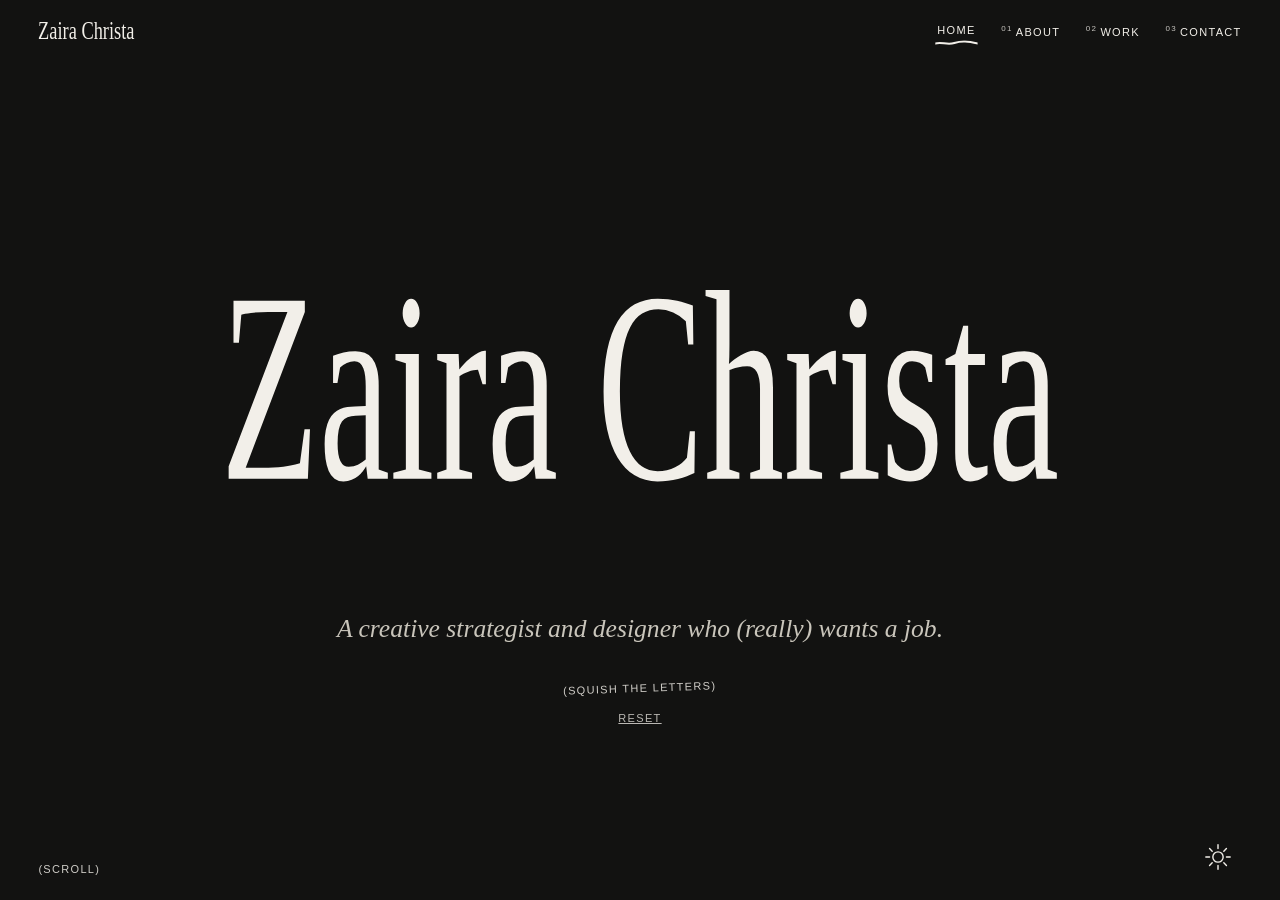
<file: index.html>
<!doctype html>
<html lang="en">
<head>
<meta charset="utf-8">
<meta name="viewport" content="width=device-width, initial-scale=1">
<title>Zaira Christa</title>
<meta name="description" content="Zaira Christa, a London-based creative strategist and designer. Portfolio, work and contact.">
<meta name="referrer" content="strict-origin-when-cross-origin">
<meta name="theme-color" content="#121211">
<link rel="canonical" href="https://zaichrista.github.io/zaira-christa-portfolio/">
<meta property="og:type" content="website">
<meta property="og:url" content="https://zaichrista.github.io/zaira-christa-portfolio/">
<meta property="og:image" content="https://zaichrista.github.io/zaira-christa-portfolio/assets/og.png">
<meta property="og:image:width" content="1200">
<meta property="og:image:height" content="630">
<meta name="twitter:card" content="summary_large_image">
<meta name="twitter:image" content="https://zaichrista.github.io/zaira-christa-portfolio/assets/og.png">
<meta property="og:title" content="Zaira Christa">
<meta property="og:description" content="Creative strategist and designer based in London. Portfolio, work and contact.">
<link rel="icon" href="data:image/svg+xml,%3Csvg xmlns='http://www.w3.org/2000/svg' viewBox='0 0 32 32'%3E%3Crect width='32' height='32' rx='6' fill='%23121211'/%3E%3Ctext x='16' y='23' text-anchor='middle' font-family='Times New Roman,serif' font-size='20' fill='%23f2efe9'%3EZ%3C/text%3E%3C/svg%3E">
<link rel="apple-touch-icon" href="assets/apple-touch-icon.png">
<link rel="stylesheet" href="css/style.css?v=__V__">
<link rel="stylesheet" href="css/work2.css?v=__V__">
</head>
<body class="home">

<header>
  <a class="mark" href="#home" data-go="home">Zaira Christa</a>
  <nav>
    <a href="#home" data-go="home" class="cur">Home</a>
    <a href="#about" data-go="about"><i>01</i>About</a>
    <a href="#work" data-go="work2"><i>02</i>Work</a>
    <a href="#contact" data-go="contact"><i>03</i>Contact</a>
  </nav>
</header>

<!-- HOME -->
<main id="home" class="page active">
  <h1 class="sr-only">Zaira Christa</h1>
  <div class="hero" id="hero" aria-hidden="true"></div>
  <p class="tagline">A creative strategist and designer who (really) wants a job.</p>
  <p class="squish label">(squish the letters)</p>
  <button class="resq label" id="resetSquish" type="button">reset</button>
</main>
<button class="scrollcue label" id="scrollcue" type="button">(Scroll)</button>
<button class="sun" id="sun" type="button" aria-label="Play a song" title="Play a song">
  <svg viewBox="0 0 32 32" width="30" height="30" fill="none" stroke="currentColor" stroke-width="1.5" stroke-linecap="round" aria-hidden="true">
    <circle cx="16" cy="16" r="5.5"/>
    <g class="rays"><path d="M16 3v4M16 25v4M3 16h4M25 16h4M7 7l2.8 2.8M22.2 22.2L25 25M25 7l-2.8 2.8M9.8 22.2L7 25"/></g>
  </svg>
</button>
<div class="song" id="song" hidden>
  <div class="row"><span class="label">Now playing: not that kind of sun.</span><button class="x label" id="songX" type="button">close</button></div>
  <div class="yt" id="yt"></div>
</div>
<div class="nope" id="nope" role="status" aria-live="polite"></div>

<div class="cookie" id="cookie" role="dialog" aria-label="Cookies" hidden>
  <svg class="ckbg" viewBox="0 0 200 200" aria-hidden="true">
    <path d="M146 20 A22 22 0 0 0 181 57 A93 91 0 1 1 146 20 Z"/>
    <circle cx="40" cy="70" r="5" class="f"/><circle cx="64" cy="36" r="6"/><circle cx="102" cy="22" r="4" class="f"/>
    <circle cx="26" cy="112" r="6"/><circle cx="50" cy="152" r="4" class="f"/><circle cx="98" cy="176" r="6"/>
    <circle cx="146" cy="152" r="5" class="f"/><circle cx="172" cy="108" r="6"/><circle cx="130" cy="176" r="3.5"/>
    <circle cx="124" cy="25" r="3.5"/><circle cx="24" cy="86" r="3" />
  </svg>
  <h2>cookies?</h2>
  <p>This site sets no cookies of its own. But the sun plays a song through Spotify, which may set its own. Accept to let the sun play, or reject and it stays quiet. <a href="privacy.html">Details</a></p>
  <div class="row"><button type="button" data-ck="yes">Accept</button><button type="button" data-ck="no">Reject</button></div>
</div>

<!-- ABOUT -->
<section id="about" class="page">
  <div class="fit">
  <div class="about-grid">
    <h1 class="stmt stretch" style="grid-column:1 / -1">I'm Zai</h1>
    <div class="about-left">
      <div class="photo blob b1"><img src="assets/images/zaira.jpg" width="796" height="986" decoding="async" alt="Black and white photo of Zaira smiling over her shoulder, in a long patterned halter dress on a cobbled path"></div>

    </div>
    <div class="about-right prose">
      <p>I am a human who loves thinking. As a certified overthinker, and as curious as the cat who should have died by now, I have built things, tried others and experimented with forms of art I love.</p>
      <p>My work is deeply embodied, often answering questions that are a little too complicated even for me. I like getting stuck into them anyway. What is a passion if not an extremely liberating hard task?</p>
      <p>I work with precision, depth and (as all my cookbooks tell me) love. Maybe that is why you should care.</p>
      <div class="stats" id="stats">
        <div class="srow"><span class="sl">Strategy</span><span class="sb"><i style="--v:89"></i></span><span class="sn">89</span></div>
        <div class="srow"><span class="sl">Visual Taste</span><span class="sb"><i style="--v:96"></i></span><span class="sn">96</span></div>
        <div class="srow"><span class="sl">Research Rabbit Holes</span><span class="sb"><i style="--v:99"></i></span><span class="sn">99</span></div>
        <div class="srow"><span class="sl">Overthinking</span><span class="sb"><i style="--v:100"></i></span><span class="sn">100</span></div>
        <div class="srow"><span class="sl">PowerPoint Tolerance</span><span class="sb"><i style="--v:61"></i></span><span class="sn">61</span></div>
        <div class="srow"><span class="sl">“What if we completely changed it?”</span><span class="sb"><i style="--v:97"></i></span><span class="sn">97</span></div>
      </div>
      <div class="sheetrow">
        <span class="label">Status: Available (allegedly busy)</span>
        <button class="sheetbtn label" id="openSheet" type="button">Character sheet &rarr;</button>
      </div>
    </div>

  </div>
  </div>
</section>

<!-- WORK II -->
<section id="work2" class="page">
  <div class="w2">
    <div class="w2-left">
      <h1 class="stretch w2h1" style="--k:1.5">I made these</h1>
      <ol class="w2list">
        <li><button type="button" class="w2item" data-id="reach" aria-pressed="false"><i>01</i><span>The Reach Riverside</span></button></li>
        <li><button type="button" class="w2item" data-id="mandaloun" aria-pressed="false"><i>02</i><span>Mandaloun</span></button></li>
      </ol>
      <ol class="w2list">
        <li><button type="button" class="w2item" data-id="gala" aria-pressed="false"><i>03</i><span>The Oxford Fashion Gala</span></button></li>
        <li><button type="button" class="w2item" data-id="ff22" aria-pressed="false"><i>04</i><span>Zaira Christa FW22</span></button></li>
        <li><button type="button" class="w2item" data-id="ss23" aria-pressed="false"><i>05</i><span>Zaira Christa SS23</span></button></li>
        <li><button type="button" class="w2item" data-id="void" aria-pressed="false"><i>06</i><span>VOID STUDIOS</span></button></li>
      </ol>
      <div class="w2note" id="w2info" aria-live="polite"></div>
    </div>
    <div class="w2-right" id="w2right"></div>
  </div>
</section>

<!-- SUBSTACK -->
<section id="substack" class="page">
  <div class="big" id="psych">psych.</div>
</section>

<!-- CONTACT -->
<section id="contact" class="page">
  <div class="fit">
  <div class="contact-grid">
    <h1 class="stmt stretch" style="grid-column:1 / -1">Re: Re: Re: Fwd: Hire Zaira</h1>
    <div class="contact-left">
      <p class="royal"><b>Now hiring: someone with a brand problem.</b> Position filled by me, starting immediately. Brand strategy and websites, full-time or freelance. Tell me what you need and I'll reply by tomorrow.</p>
      <p class="email-line"><button class="email-copy" id="emailCopy" type="button" aria-label="Copy email address: zcbarakat@gmail.com" title="Click to copy">zcbarakat@gmail.com</button><span class="copy-hint" id="copyHint" role="status" aria-live="polite"></span>
        <span class="label hire-load" role="img" aria-label="Loading hire-ability, 100 percent">Loading hire-ability&hellip; <span class="pct" aria-hidden="true"></span></span>
      </p>
    </div>
    <div class="contact-right">
      <form id="form">
        <div class="field"><label class="label" for="name">Your name</label><input id="name" required autocomplete="name"></div>
        <div class="field"><label class="label" for="email">Your email</label><input id="email" type="email" required autocomplete="email"></div>
        <div class="field"><label class="label" for="msg">What do you need?</label><textarea id="msg" required placeholder="I'm hiring for… / I have a project… / we have a weird idea…"></textarea></div>
        <ul class="terms" aria-label="Terms">
          <li class="terms-h">By clicking send, you agree to:</li>
          <li>A reply within one business day</li>
          <li>Honest opinions about your brand</li>
          <li>Zero "quick syncs"</li>
        </ul>
        <div class="send-row">
          <button class="send" type="submit" aria-label="Send"><s>Apply now</s> Send</button>        </div>
      </form>
    </div>
  </div>
  </div>
  <!-- the footer lives inside Contact: fixed to the bottom on a computer, at the end of the page on a phone -->
  <footer class="label"><span class="copy">&copy; 2026 Zaira Christa</span><span class="tag">i do what i love and i love what i do (peace)</span>
    <nav class="legal" aria-label="Legal"><details><summary>legal stuff</summary><div class="lg"><a href="privacy.html">Privacy and cookies</a><button type="button" id="cookieSettings">Cookie settings</button><a href="terms.html">Terms and copyright</a><a href="accessibility.html">Accessibility</a></div></details></nav>
  </footer>
</section>

<!-- windows live at body level so they can be dragged anywhere -->
<div class="win sheet closed" id="sheet" tabindex="-1" role="dialog" aria-label="Character sheet">
  <div class="tbar"><div class="dots"><button type="button" class="wclose" aria-label="Close character sheet"></button><i></i><i></i></div><div class="ttl">ZAIRA.sav &mdash; Character Sheet</div></div>
  <div class="sbody">
    <div class="build">
      <p class="lvl"><b>Lv. 22</b><span>Creative Strategist / Designer</span></p>
      <dl>
        <div><dt>Location</dt><dd>London</dd></div>
        <div><dt>Alignment</dt><dd>Chaotic Organised</dd></div>
        <div><dt>Class</dt><dd>Multidisciplinary Creative</dd></div>
        <div><dt>Main weapon</dt><dd>Adobe Illustrator</dd></div>
        <div><dt>Secondary weapon</dt><dd>JSTOR</dd></div>
        <div><dt>Status</dt><dd>Available (allegedly busy)</dd></div>
      </dl>
      <p class="boss"><b>Boss battle</b>Explaining how I went from a music degree at Oxford to creative strategy.</p>
    </div>
    <div class="tabs" role="tablist" aria-label="Character sheet sections">
      <button type="button" role="tab" class="on" data-tab="abilities" id="tabbtn-abilities" aria-controls="tab-abilities" aria-selected="true">Abilities</button>
      <button type="button" role="tab" data-tab="fluent" id="tabbtn-fluent" aria-controls="tab-fluent" aria-selected="false">Fluent in</button>
      <button type="button" role="tab" data-tab="weak" id="tabbtn-weak" aria-controls="tab-weak" aria-selected="false">Weaknesses</button>
    </div>
    <ul class="tab on" id="tab-abilities" role="tabpanel" aria-labelledby="tabbtn-abilities">
      <li>Spots inconsistencies from 20 metres away</li>
      <li>Makes research look sexy</li>
      <li>Finds the concept hiding underneath the concept</li>
      <li>Somehow ends up building the website too</li>
      <li><i>+15</i> taste when working after midnight</li>
      <li><i>+20</i> productivity after changing the entire concept</li>
      <li><i>+30</i> persuasion when presenting something visually</li>
      <li>Immune to &ldquo;can we make the logo bigger?&rdquo;</li>
    </ul>
    <ul class="tab" id="tab-fluent" role="tabpanel" aria-labelledby="tabbtn-fluent">
      <li>Extremely specific references</li>
      <li>Times New Roman (stretched)</li>
      <li>Helvetica</li>
      <li>Learning languages to a semi-conversational level</li>
    </ul>
    <ul class="tab" id="tab-weak" role="tabpanel" aria-labelledby="tabbtn-weak">
      <li>Rectangles</li>
      <li>&ldquo;Final_v7_REALfinal.ai&rdquo;</li>
      <li>Cannot leave a perfectly adequate website alone</li>
      <li>Mild allergy to generic branding</li>
      <li>One good idea away from starting another project</li>
    </ul>
  </div>
</div>

<script src="js/config.js?v=__V__"></script>
<script src="js/main.js?v=__V__"></script>
<script src="js/work2.js?v=__V__"></script>
</body>
</html>
</file>
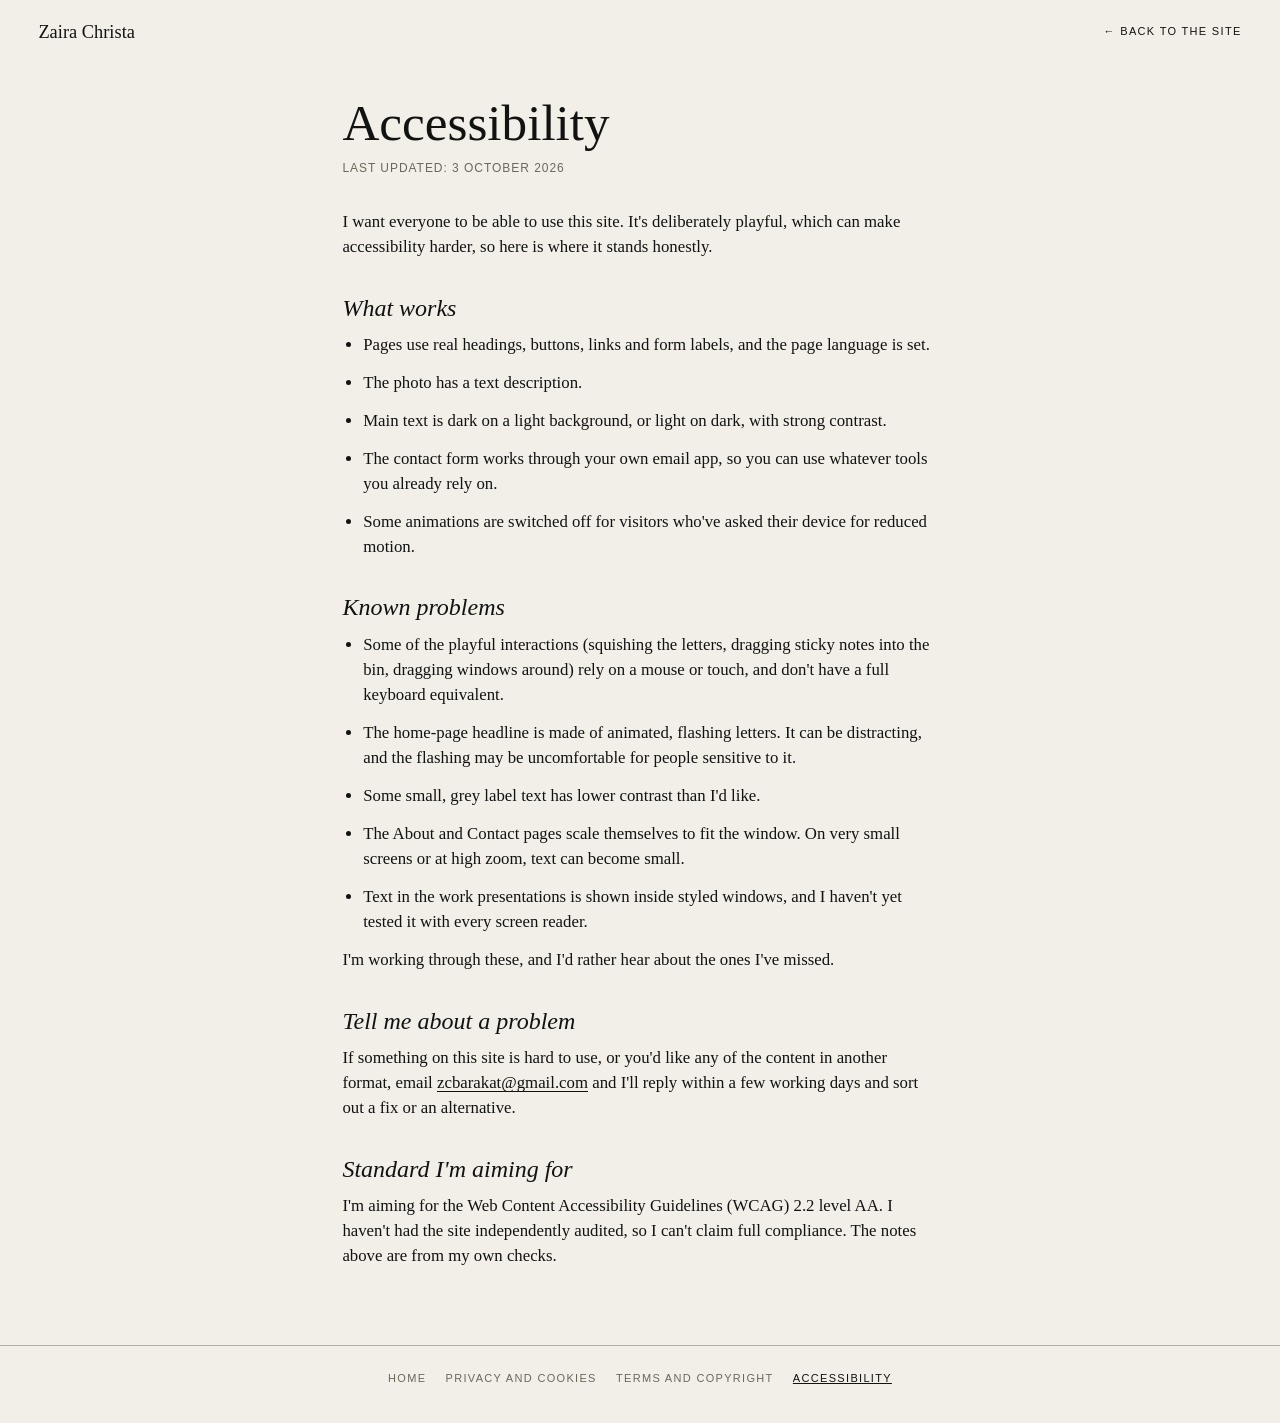
<file: accessibility.html>
<!doctype html>
<html lang="en">
<head>
<meta charset="utf-8">
<meta name="viewport" content="width=device-width, initial-scale=1">
<title>Accessibility | Zaira Christa</title>
<meta name="description" content="How accessible this site is, known gaps, and how to get in touch about them.">
<meta name="referrer" content="strict-origin-when-cross-origin">
<link rel="canonical" href="https://zaichrista.github.io/zaira-christa-portfolio/accessibility.html">
<link rel="icon" href="assets/apple-touch-icon.png">
<link rel="stylesheet" href="css/legal.css?v=__V__">
</head>
<body>
<div class="top label"><a class="mark" href="./" style="font-size:1.15rem;letter-spacing:0;text-transform:none;font-family:var(--serif)">Zaira Christa</a><a href="./">&larr; Back to the site</a></div>

<main class="doc">
  <h1>Accessibility</h1>
  <p class="updated">Last updated: 3 October 2026</p>

  <p>I want everyone to be able to use this site. It's deliberately playful, which can make accessibility harder, so here is where it stands honestly.</p>

  <h2>What works</h2>
  <ul>
    <li>Pages use real headings, buttons, links and form labels, and the page language is set.</li>
    <li>The photo has a text description.</li>
    <li>Main text is dark on a light background, or light on dark, with strong contrast.</li>
    <li>The contact form works through your own email app, so you can use whatever tools you already rely on.</li>
    <li>Some animations are switched off for visitors who've asked their device for reduced motion.</li>
  </ul>

  <h2>Known problems</h2>
  <ul>
    <li>Some of the playful interactions (squishing the letters, dragging sticky notes into the bin, dragging windows around) rely on a mouse or touch, and don't have a full keyboard equivalent.</li>
    <li>The home-page headline is made of animated, flashing letters. It can be distracting, and the flashing may be uncomfortable for people sensitive to it.</li>
    <li>Some small, grey label text has lower contrast than I'd like.</li>
    <li>The About and Contact pages scale themselves to fit the window. On very small screens or at high zoom, text can become small.</li>
    <li>Text in the work presentations is shown inside styled windows, and I haven't yet tested it with every screen reader.</li>
  </ul>
  <p>I'm working through these, and I'd rather hear about the ones I've missed.</p>

  <h2>Tell me about a problem</h2>
  <p>If something on this site is hard to use, or you'd like any of the content in another format, email <a href="mailto:zcbarakat@gmail.com">zcbarakat@gmail.com</a> and I'll reply within a few working days and sort out a fix or an alternative.</p>

  <h2>Standard I'm aiming for</h2>
  <p>I'm aiming for the Web Content Accessibility Guidelines (WCAG) 2.2 level AA. I haven't had the site independently audited, so I can't claim full compliance. The notes above are from my own checks.</p>
</main>

<nav class="foot label" aria-label="Legal">
  <a href="./">Home</a>
  <a href="privacy.html">Privacy and cookies</a>
  <a href="terms.html">Terms and copyright</a>
  <a href="accessibility.html" aria-current="page">Accessibility</a>
</nav>
</body>
</html>
</file>
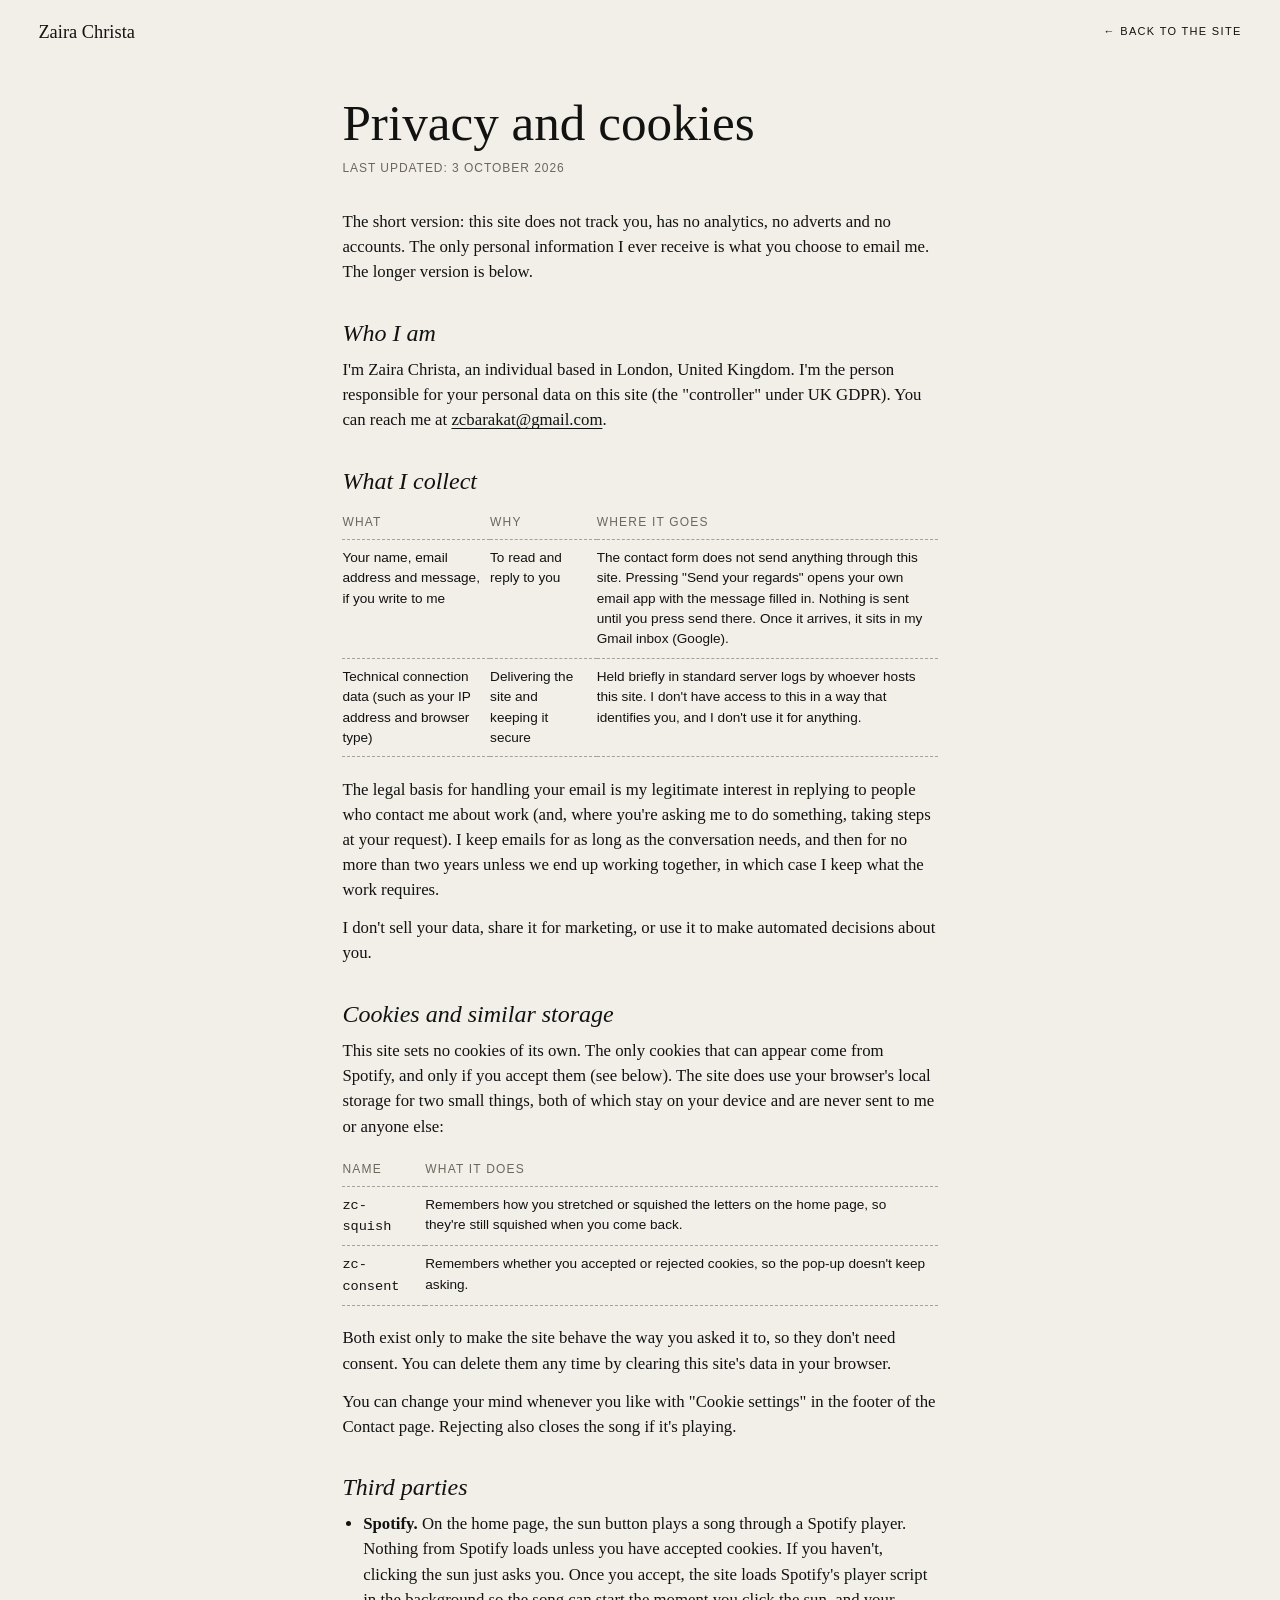
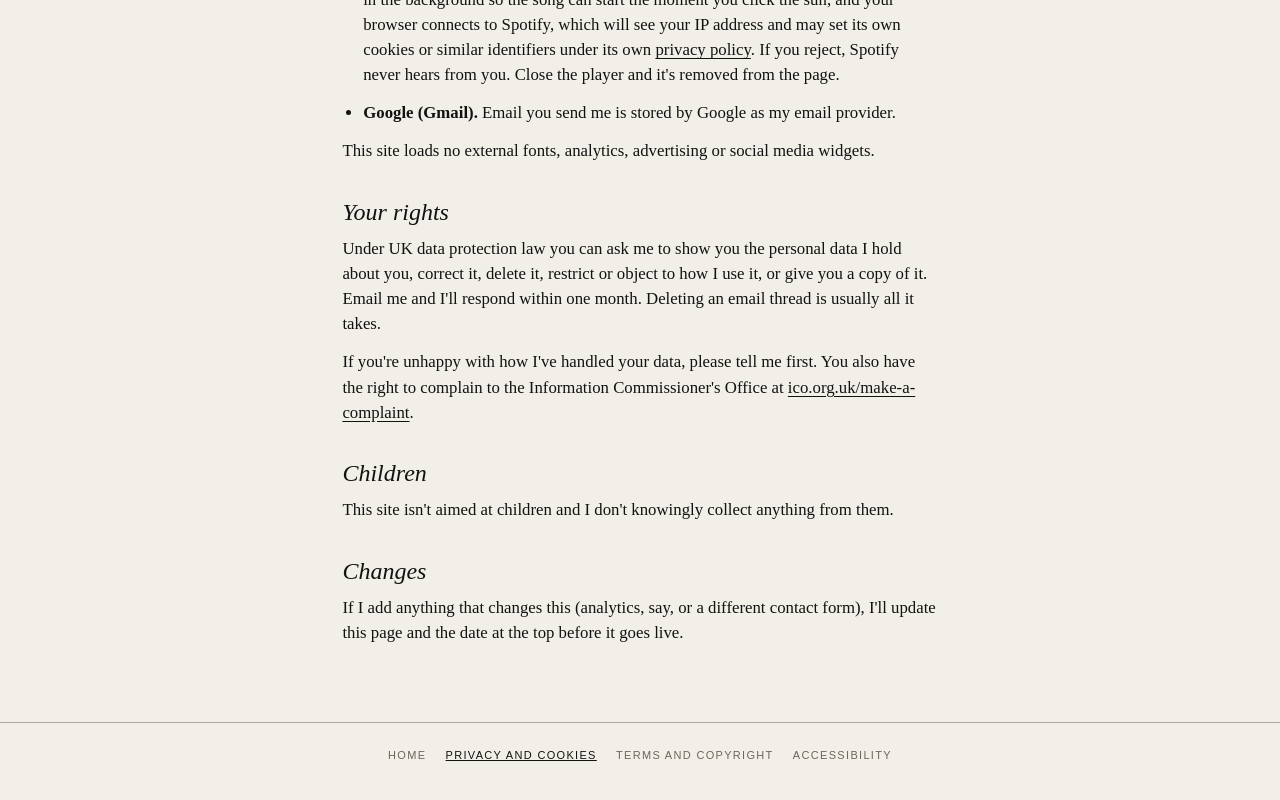
<file: privacy.html>
<!doctype html>
<html lang="en">
<head>
<meta charset="utf-8">
<meta name="viewport" content="width=device-width, initial-scale=1">
<title>Privacy and cookies | Zaira Christa</title>
<meta name="description" content="What this site does and does not do with your data.">
<meta name="referrer" content="strict-origin-when-cross-origin">
<link rel="canonical" href="https://zaichrista.github.io/zaira-christa-portfolio/privacy.html">
<link rel="icon" href="assets/apple-touch-icon.png">
<link rel="stylesheet" href="css/legal.css?v=__V__">
</head>
<body>
<div class="top label"><a class="mark" href="./" style="font-size:1.15rem;letter-spacing:0;text-transform:none;font-family:var(--serif)">Zaira Christa</a><a href="./">&larr; Back to the site</a></div>

<main class="doc">
  <h1>Privacy and cookies</h1>
  <p class="updated">Last updated: 3 October 2026</p>

  <p>The short version: this site does not track you, has no analytics, no adverts and no accounts. The only personal information I ever receive is what you choose to email me. The longer version is below.</p>

  <h2>Who I am</h2>
  <p>I'm Zaira Christa, an individual based in London, United Kingdom. I'm the person responsible for your personal data on this site (the "controller" under UK GDPR). You can reach me at <a href="mailto:zcbarakat@gmail.com">zcbarakat@gmail.com</a>.</p>

  <h2>What I collect</h2>
  <table>
    <thead><tr><th>What</th><th>Why</th><th>Where it goes</th></tr></thead>
    <tbody>
      <tr>
        <td>Your name, email address and message, if you write to me</td>
        <td>To read and reply to you</td>
        <td>The contact form does not send anything through this site. Pressing "Send your regards" opens your own email app with the message filled in. Nothing is sent until you press send there. Once it arrives, it sits in my Gmail inbox (Google).</td>
      </tr>
      <tr>
        <td>Technical connection data (such as your IP address and browser type)</td>
        <td>Delivering the site and keeping it secure</td>
        <td>Held briefly in standard server logs by whoever hosts this site. I don't have access to this in a way that identifies you, and I don't use it for anything.</td>
      </tr>
    </tbody>
  </table>
  <p>The legal basis for handling your email is my legitimate interest in replying to people who contact me about work (and, where you're asking me to do something, taking steps at your request). I keep emails for as long as the conversation needs, and then for no more than two years unless we end up working together, in which case I keep what the work requires.</p>
  <p>I don't sell your data, share it for marketing, or use it to make automated decisions about you.</p>

  <h2>Cookies and similar storage</h2>
  <p>This site sets no cookies of its own. The only cookies that can appear come from Spotify, and only if you accept them (see below). The site does use your browser's local storage for two small things, both of which stay on your device and are never sent to me or anyone else:</p>
  <table>
    <thead><tr><th>Name</th><th>What it does</th></tr></thead>
    <tbody>
      <tr><td><code>zc-squish</code></td><td>Remembers how you stretched or squished the letters on the home page, so they're still squished when you come back.</td></tr>
      <tr><td><code>zc-consent</code></td><td>Remembers whether you accepted or rejected cookies, so the pop-up doesn't keep asking.</td></tr>
    </tbody>
  </table>
  <p>Both exist only to make the site behave the way you asked it to, so they don't need consent. You can delete them any time by clearing this site's data in your browser.</p>
  <p>You can change your mind whenever you like with "Cookie settings" in the footer of the Contact page. Rejecting also closes the song if it's playing.</p>

  <h2>Third parties</h2>
  <ul>
    <li><strong>Spotify.</strong> On the home page, the sun button plays a song through a Spotify player. Nothing from Spotify loads unless you have accepted cookies. If you haven't, clicking the sun just asks you. Once you accept, the site loads Spotify's player script in the background so the song can start the moment you click the sun, and your browser connects to Spotify, which will see your IP address and may set its own cookies or similar identifiers under its own <a href="https://www.spotify.com/legal/privacy-policy/" rel="noopener" target="_blank">privacy policy</a>. If you reject, Spotify never hears from you. Close the player and it's removed from the page.</li>
    <li><strong>Google (Gmail).</strong> Email you send me is stored by Google as my email provider.</li>
  </ul>
  <p>This site loads no external fonts, analytics, advertising or social media widgets.</p>

  <h2>Your rights</h2>
  <p>Under UK data protection law you can ask me to show you the personal data I hold about you, correct it, delete it, restrict or object to how I use it, or give you a copy of it. Email me and I'll respond within one month. Deleting an email thread is usually all it takes.</p>
  <p>If you're unhappy with how I've handled your data, please tell me first. You also have the right to complain to the Information Commissioner's Office at <a href="https://ico.org.uk/make-a-complaint/" rel="noopener" target="_blank">ico.org.uk/make-a-complaint</a>.</p>

  <h2>Children</h2>
  <p>This site isn't aimed at children and I don't knowingly collect anything from them.</p>

  <h2>Changes</h2>
  <p>If I add anything that changes this (analytics, say, or a different contact form), I'll update this page and the date at the top before it goes live.</p>
</main>

<nav class="foot label" aria-label="Legal">
  <a href="./">Home</a>
  <a href="privacy.html" aria-current="page">Privacy and cookies</a>
  <a href="terms.html">Terms and copyright</a>
  <a href="accessibility.html">Accessibility</a>
</nav>
</body>
</html>
</file>
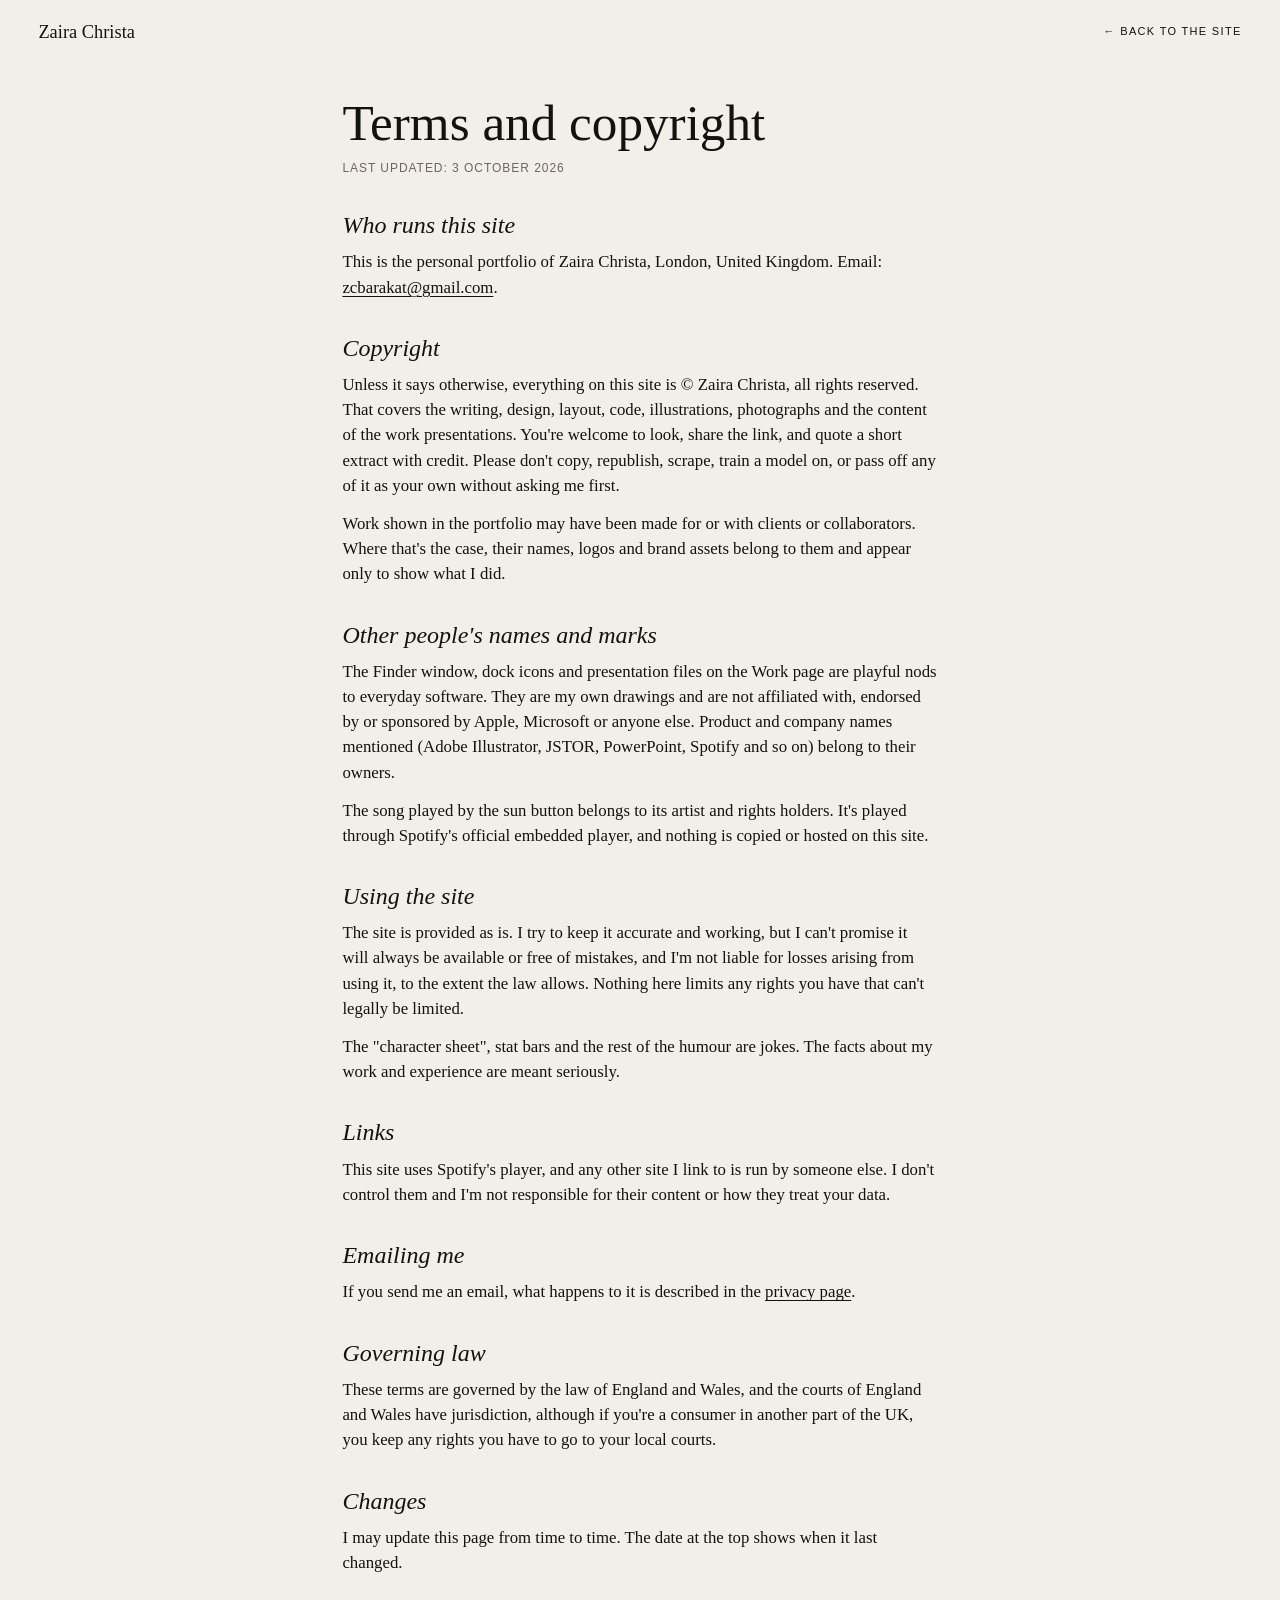
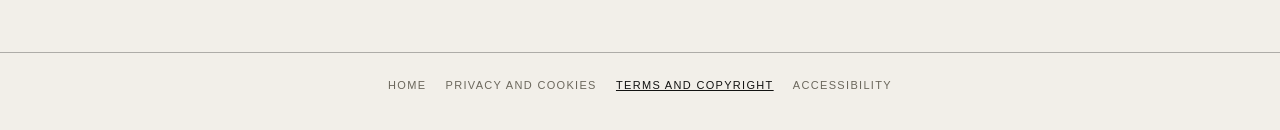
<file: terms.html>
<!doctype html>
<html lang="en">
<head>
<meta charset="utf-8">
<meta name="viewport" content="width=device-width, initial-scale=1">
<title>Terms and copyright | Zaira Christa</title>
<meta name="description" content="Copyright, use of this site and who is behind it.">
<meta name="referrer" content="strict-origin-when-cross-origin">
<link rel="canonical" href="https://zaichrista.github.io/zaira-christa-portfolio/terms.html">
<link rel="icon" href="assets/apple-touch-icon.png">
<link rel="stylesheet" href="css/legal.css?v=__V__">
</head>
<body>
<div class="top label"><a class="mark" href="./" style="font-size:1.15rem;letter-spacing:0;text-transform:none;font-family:var(--serif)">Zaira Christa</a><a href="./">&larr; Back to the site</a></div>

<main class="doc">
  <h1>Terms and copyright</h1>
  <p class="updated">Last updated: 3 October 2026</p>

  <h2>Who runs this site</h2>
  <p>This is the personal portfolio of Zaira Christa, London, United Kingdom. Email: <a href="mailto:zcbarakat@gmail.com">zcbarakat@gmail.com</a>.</p>

  <h2>Copyright</h2>
  <p>Unless it says otherwise, everything on this site is &copy; Zaira Christa, all rights reserved. That covers the writing, design, layout, code, illustrations, photographs and the content of the work presentations. You're welcome to look, share the link, and quote a short extract with credit. Please don't copy, republish, scrape, train a model on, or pass off any of it as your own without asking me first.</p>
  <p>Work shown in the portfolio may have been made for or with clients or collaborators. Where that's the case, their names, logos and brand assets belong to them and appear only to show what I did.</p>

  <h2>Other people's names and marks</h2>
  <p>The Finder window, dock icons and presentation files on the Work page are playful nods to everyday software. They are my own drawings and are not affiliated with, endorsed by or sponsored by Apple, Microsoft or anyone else. Product and company names mentioned (Adobe Illustrator, JSTOR, PowerPoint, Spotify and so on) belong to their owners.</p>
  <p>The song played by the sun button belongs to its artist and rights holders. It's played through Spotify's official embedded player, and nothing is copied or hosted on this site.</p>

  <h2>Using the site</h2>
  <p>The site is provided as is. I try to keep it accurate and working, but I can't promise it will always be available or free of mistakes, and I'm not liable for losses arising from using it, to the extent the law allows. Nothing here limits any rights you have that can't legally be limited.</p>
  <p>The "character sheet", stat bars and the rest of the humour are jokes. The facts about my work and experience are meant seriously.</p>

  <h2>Links</h2>
  <p>This site uses Spotify's player, and any other site I link to is run by someone else. I don't control them and I'm not responsible for their content or how they treat your data.</p>

  <h2>Emailing me</h2>
  <p>If you send me an email, what happens to it is described in the <a href="privacy.html">privacy page</a>.</p>

  <h2>Governing law</h2>
  <p>These terms are governed by the law of England and Wales, and the courts of England and Wales have jurisdiction, although if you're a consumer in another part of the UK, you keep any rights you have to go to your local courts.</p>

  <h2>Changes</h2>
  <p>I may update this page from time to time. The date at the top shows when it last changed.</p>
</main>

<nav class="foot label" aria-label="Legal">
  <a href="./">Home</a>
  <a href="privacy.html">Privacy and cookies</a>
  <a href="terms.html" aria-current="page">Terms and copyright</a>
  <a href="accessibility.html">Accessibility</a>
</nav>
</body>
</html>
</file>
<file: css/style.css>
:root{
    --black:#121211;
    /* Bondi iMac palette, used on the Work page */
    --bondi:#0095B6;
    --deep-bondi:#006C7C;
    --ice:#E5E8E3;
    --frost:#C9D0CC;
    --crt:#5B6264;
    --charcoal:#242829;
    --white:#f2efe9;
    --grey:#5f5c54;   /* darkened for contrast: about 5.7:1 on the cream */
    --serif:"Times New Roman",Times,serif;
    --sans:Helvetica,"Helvetica Neue",Arial,sans-serif;
    --g:clamp(1.25rem,3vw,2.5rem);   /* page gutter */
    --gap:clamp(1rem,2vw,2rem);       /* grid gap */

    /* hand-drawn marks, used as masks so they take the colour of the text */
    --wob:url("data:image/svg+xml,%3Csvg xmlns='http://www.w3.org/2000/svg' viewBox='0 0 200 10' preserveAspectRatio='none'%3E%3Cpath d='M2 6 C 30 2, 55 9, 90 5 S 150 2, 198 6' fill='none' stroke='black' stroke-width='2' stroke-linecap='round' vector-effect='non-scaling-stroke'/%3E%3C/svg%3E");
    --loop:url("data:image/svg+xml,%3Csvg xmlns='http://www.w3.org/2000/svg' viewBox='0 0 200 60' preserveAspectRatio='none'%3E%3Cpath d='M30 12 C 70 3, 170 6, 190 26 C 202 46, 110 57, 56 53 C 8 48, 2 24, 46 11' fill='none' stroke='black' stroke-width='2' stroke-linecap='round' vector-effect='non-scaling-stroke'/%3E%3C/svg%3E");
  }
  *{box-sizing:border-box;margin:0;padding:0}
  html{scroll-behavior:smooth;overflow:hidden}
  @media(prefers-reduced-motion:reduce){html{scroll-behavior:auto}}
  body{
    background:var(--white);
    color:var(--black);
    font-family:var(--serif);
    min-height:100vh;overflow:hidden;
    -webkit-font-smoothing:antialiased;
  }
  body.home{background:var(--black)}
  a{color:inherit}
  button{font-family:inherit}
  .sr-only{position:absolute;width:1px;height:1px;margin:-1px;padding:0;overflow:hidden;clip:rect(0 0 0 0);white-space:nowrap;border:0}
  :focus-visible{outline:2px solid var(--bondi);outline-offset:3px}

  /* shared pieces */
  .label{font-family:var(--sans);font-size:11px;line-height:1.2;letter-spacing:.12em;text-transform:uppercase}
  .stretch{display:block;transform:scaleY(var(--k,1.4));transform-origin:0 0}

  /* ---------- HEADER ---------- */
  header{
    position:fixed;top:0;left:0;right:0;z-index:500;
    display:flex;justify-content:space-between;align-items:center;
    padding:1.3rem var(--g);color:var(--black);
  }
  body.home header{color:var(--white)}
  /* a solid bar on the pages that scroll, so the writing and the windows pass under it instead of through the menu */
  body.about header,body.contact header{background:var(--white)}
  body.work2 header{background:var(--black)}
  header .mark{
    justify-self:start;font-size:1.15rem;text-decoration:none;cursor:pointer;
    display:inline-block;transform:scaleY(1.4);transform-origin:left center;
  }
  /* a little wiggle on hover; uses translate/rotate so it sits on top of the stretch */
  header .mark:hover{animation:markshimmy .55s ease-in-out}
  @keyframes markshimmy{
    0%,100%{translate:0 0;rotate:0deg}
    15%{translate:-3px 0;rotate:-2deg} 35%{translate:3px 0;rotate:1.5deg}
    55%{translate:-2px 0;rotate:-1.5deg} 75%{translate:1px 0;rotate:1deg}
  }
  @media(prefers-reduced-motion:reduce){header .mark:hover{animation:none}}
  nav{justify-self:end;display:flex;gap:clamp(.9rem,2vw,1.8rem);flex-wrap:wrap;justify-content:flex-end}
  nav a{
    position:relative;font-family:var(--sans);font-size:11px;letter-spacing:.12em;text-transform:uppercase;
    text-decoration:none;cursor:pointer;
  }
  nav a i{font-style:normal;font-size:8px;vertical-align:super;margin-right:3px;opacity:.8}
  nav a::before{content:"";position:absolute;inset:-1rem -.4rem}   /* bigger tap area (about 44px tall), nothing visible */
  nav a::after{
    content:"";position:absolute;left:-2px;right:-2px;bottom:-8px;height:6px;background:currentColor;
    clip-path:inset(0 100% 0 0);transition:clip-path .35s ease;   /* drawn in from the left, rubbed out from the right */
    -webkit-mask:var(--wob) center/100% 100% no-repeat;mask:var(--wob) center/100% 100% no-repeat;
  }
  nav a:hover::after,nav a.cur::after{clip-path:inset(0 0 0 0)}
  @media(prefers-reduced-motion:reduce){nav a::after{transition:none}}
  @media(max-width:760px){
    header{display:flex;justify-content:flex-end}
    header .mark{display:none}
    nav a i{display:none}
  }

  /* ---------- PAGES ---------- */
  .page{display:none;min-height:100vh;padding:7rem var(--g) 5rem}
  .page.active{display:block;animation:fade .6s ease}
  @keyframes fade{from{opacity:0}to{opacity:1}}

  /* big statement type: stretched Times */
  .stmt{
    font-weight:400;font-size:clamp(2.2rem,5.6vw,5.2rem);line-height:1.02;
    letter-spacing:-.01em;max-width:18ch;
  }
  .stmt + *{margin-top:3.6rem}

  /* ---------- HOME ---------- */
  #home.active{
    display:flex;flex-direction:column;align-items:center;justify-content:center;
    height:100vh;height:100dvh;min-height:0;background:var(--black);color:var(--white);text-align:center;
  }
  .hero{
    display:flex;flex-wrap:wrap;justify-content:center;align-items:center;
    gap:0 clamp(.6rem,3vw,2.5rem);
    min-height:clamp(12rem,38vw,24rem);
  }
  .word{display:flex;align-items:center}

  /* each letter is its own box: drag it to stretch or squish (up/down = height, left/right = width) */
  .l{
    position:relative;display:inline-block;font-family:var(--serif);
    font-size:clamp(3rem,13vw,10rem);line-height:1;
    cursor:grab;touch-action:none;user-select:none;-webkit-user-select:none;
  }
  .l.grabbed{cursor:grabbing}
  .l .t{display:inline-block;transform:scale(var(--sx,1),var(--sy,1.7))}

  .tagline{margin-top:2.2rem;font-size:clamp(1.1rem,2.4vw,1.6rem);font-style:italic;color:#c9c5bb}
  .squish{margin-top:2.4rem;color:var(--white);opacity:.85;transform:rotate(-2deg)}
  .squish.shimmy{animation:shimmy .8s ease-in-out}
  @keyframes shimmy{
    0%,100%{transform:rotate(-2deg)}
    12%{transform:translateX(-7px) rotate(-5deg)} 28%{transform:translateX(7px) rotate(2deg)}
    44%{transform:translateX(-5px) rotate(-4deg)} 60%{transform:translateX(5px) rotate(1deg)}
    76%{transform:translateX(-2px) rotate(-3deg)}
  }
  .resq{margin-top:.3rem;background:none;border:none;color:var(--white);opacity:.75;cursor:pointer;text-decoration:underline;padding:.75rem 1rem}
  .resq:hover,.resq:focus-visible{opacity:1}
  /* a phone on its side: the name, the line under it and reset all have to fit in about 340px of height */
  @media(max-height:500px){
    #home.active{padding:3.4rem var(--g) 1rem}
    .hero{min-height:0}
    .l{font-size:min(13vw,22vh)}
    .tagline{margin-top:1.2rem}
    .squish{margin-top:1rem}
  }

  /* scroll cue, sun and song: Home only */
  .scrollcue,.sun,.song{display:none}
  body.home .scrollcue{display:block}
  body.home .sun{display:flex}
  body.home .song:not([hidden]){display:block}
  .scrollcue{
    position:fixed;left:calc(var(--g) - .8rem);bottom:.8rem;z-index:30;background:none;border:none;
    color:var(--white);opacity:.85;cursor:pointer;padding:.7rem .8rem;
  }
  .sun{
    position:fixed;right:var(--g);bottom:1.2rem;z-index:56;width:3rem;height:3rem;
    align-items:center;justify-content:center;background:none;border:none;color:var(--white);cursor:pointer;
    transition:transform .3s;
  }
  .sun:hover{transform:rotate(18deg) scale(1.08)}
  .sun .rays{transform-box:fill-box;transform-origin:center;transition:opacity .4s,transform .5s}
  .sun.playing .rays{opacity:0;transform:scale(.5) rotate(40deg)}
  .song{
    position:fixed;right:var(--g);bottom:5rem;z-index:55;width:min(360px,88vw);
    background:var(--white);color:var(--black);padding:.9rem .9rem 1rem;transform:rotate(-1.5deg);
    border-radius:8px 16px 10px 14px / 14px 8px 16px 10px;box-shadow:0 12px 40px rgba(0,0,0,.45);
  }
  .song .row{display:flex;justify-content:space-between;align-items:center;gap:1rem;margin-bottom:.7rem}
  .song .x{background:none;border:none;cursor:pointer;color:inherit;text-decoration:underline}
  .song .yt iframe{display:block;width:100%;height:200px;border:0;background:#000}
  .song .yt iframe[src*="spotify"]{height:152px;border-radius:12px;background:none}
  .song .yt iframe.spotify{height:152px;border-radius:12px;background:none}
  .song .miss{font-size:1rem;line-height:1.4}

  .nope{
    position:fixed;left:50%;bottom:6vh;z-index:600;max-width:min(26rem,86vw);
    background:var(--white);color:var(--black);padding:1rem 1.4rem;text-align:center;
    font-size:1.25rem;font-style:italic;line-height:1.3;
    transform:translateX(-50%) rotate(-2deg) scale(.9);opacity:0;pointer-events:none;
    border-radius:10px 18px 12px 16px / 16px 10px 18px 12px;
    transition:opacity .15s,transform .2s;
  }
  .nope.on{opacity:1;transform:translateX(-50%) rotate(-2deg) scale(1)}
  /* About and Contact are cream too, so the message box goes dark there */
  body.about .nope,body.contact .nope{background:var(--black);color:var(--white)}

  /* ---------- ORGANIC SHAPES ---------- */
  .blob{
    background:#dad6cc;display:flex;align-items:center;justify-content:center;
    color:var(--grey);font-style:italic;font-size:1rem;text-align:center;padding:1.5rem;
  }
  .b1{border-radius:63% 37% 54% 46% / 55% 48% 52% 45%}

  /* ---------- ABOUT ---------- */
  /* pages that must fit the window: the .fit wrapper is scaled by script until nothing needs scrolling */
  .fit{transform-origin:0 0}
  #about.active,#contact.active{height:100vh;height:100dvh;min-height:0;overflow:hidden}
  /* About and Contact scale down a little to fit, then scroll rather than let the text get too small */
  #about.active,#contact.active{overflow-y:auto;overflow-x:hidden;-webkit-overflow-scrolling:touch}
  #about.active,#contact.active{padding-top:6.5rem;padding-bottom:2rem}
  #about.active{padding-top:7rem;padding-bottom:3.4rem}
  #contact.active{padding-bottom:6.8rem}
  body.contact footer{background:var(--white)}
  body footer{position:fixed;left:0;right:0;bottom:0}
  /* phones, upright or on their side: nothing shrinks, the page scrolls, and the footer comes at the end of it instead of
     sitting over the bottom of the screen. Keep this media query the same as phoneMQ in main.js. */
  @media(max-width:560px),(max-height:500px){
    #about.active{padding-bottom:3rem}
    #contact.active{padding-bottom:0}
    #contact footer{position:static;margin:3.5rem calc(var(--g) * -1) 0;padding-top:1.2rem}
  }
  /* on its side the photo can't take its size from the height, there is too little of it */
  @media(max-height:500px) and (min-width:561px){#about .photo{width:clamp(9rem,28vw,16rem)}}
  /* and the Contact heading sits closer to the writing, so the first screen isn't only the heading */
  @media(max-height:500px){.contact-grid{row-gap:1.4rem}}
  .about-grid{display:grid;grid-template-columns:repeat(12,1fr);column-gap:calc(var(--gap) * 1.6);row-gap:3.2rem}
  #about .about-grid{grid-template-columns:auto minmax(0,35rem);justify-content:center;column-gap:clamp(1.2rem,4vw,5rem)}
  #about .stmt{max-width:none;text-align:center}
  #about .stmt + *{margin-top:0}
  #about .prose{font-size:clamp(1.05rem,1.5vw,1.3rem);line-height:1.55}
  #about .prose p{margin-bottom:1.3rem}
  .about-left{display:flex;flex-direction:column}
  .about-right{align-self:center}
  /* photo and text stay side by side, the photo shrinking first; they only stack on a phone-width screen */
  @media(max-width:560px){#about .about-grid{grid-template-columns:1fr}#about .photo{width:min(100%,20rem);margin:0 auto}}
  .photo{position:relative;width:clamp(9rem,min(34vw,(100vh - 20rem) * .744),32rem);aspect-ratio:32/43}
  .photo.blob{padding:0;border-radius:50% 50% 46% 54% / 30% 34% 18% 22%}
  .photo img{display:block;width:100%;height:100%;object-fit:cover;object-position:50% 30%;border-radius:inherit}
  .photo::after{
    content:"";position:absolute;inset:-12px 12px 12px -12px;border:1px solid var(--black);
    border-radius:50% 50% 46% 54% / 30% 34% 18% 22%;transform:rotate(-3deg);pointer-events:none;
  }
  .prose{font-size:clamp(1.15rem,1.7vw,1.4rem);line-height:1.62}
  .prose p{margin-bottom:1.7rem}
  .prose .aside{font-style:italic;color:var(--grey)}

  .win{
    position:fixed;z-index:20;display:none;flex-direction:column;overflow:hidden;
    min-width:300px;min-height:200px;background:#f7f5f0;border:1px solid var(--black);
    font-family:var(--sans);color:var(--black);outline:none;
  }
  .win .tbar{cursor:grab;touch-action:none;user-select:none;-webkit-user-select:none}
  .win .tbar:active{cursor:grabbing}
  .tbar{
    display:flex;align-items:center;gap:.5rem;padding:.6rem .8rem;
    background:linear-gradient(#ebe8e1,#dcd8cf);border-bottom:1px solid #b7b2a6;
    font-size:.82rem;color:#3d3a33;
  }
  .dots{display:flex;gap:.4rem}
  .dots i,.dots button{display:block;width:.75rem;height:.75rem;border-radius:50%;border:none;padding:0}
  .dots > :nth-child(1){background:#ff5f57}
  .dots > :nth-child(2){background:#febc2e}
  .dots > :nth-child(3){background:#28c840}
  .dots button{cursor:pointer;position:relative}
  .dots .wclose::after{content:"\00d7";position:absolute;inset:0;display:flex;align-items:center;justify-content:center;font:700 .72rem/1 var(--sans);color:rgba(80,10,5,.7);padding-bottom:.08rem}
  .tbar .ttl{flex:1;text-align:center;margin-right:3.2rem;overflow:hidden;text-overflow:ellipsis;white-space:nowrap}
  .win.closed{display:none!important}
  @media(max-width:700px){
    .win{left:2vw!important;top:5rem!important;width:96vw!important;height:calc(100vh - 8rem)!important;height:calc(100dvh - 8rem)!important;resize:none}
  }

  /* ---------- toolbar and buttons shared by the windows ---------- */
  .tools{display:flex;align-items:center;gap:.6rem;padding:.5rem .8rem;background:#efece5;border-bottom:1px solid #cfcabd;flex-wrap:wrap}
  .btn{
    font:inherit;font-size:.8rem;padding:.35rem .85rem;background:#fff;color:var(--black);
    border:1px solid var(--black);border-radius:0;cursor:pointer;
  }
  .btn:disabled{opacity:.35;cursor:default}
  .btn:not(:disabled):hover{background:var(--black);color:#fff}
  .stat{margin-left:auto;font-size:.78rem;color:#5d5a50}
  @media(max-width:700px){
    .stat{margin-left:0;width:100%}
  }

  /* ---------- SUBSTACK ---------- */
  #substack{text-align:center;display:none;align-items:center;justify-content:center}
  #substack.active{display:flex}
  #substack.over{display:flex;position:fixed;inset:0;z-index:900;min-height:0;padding:0;background:var(--white);color:var(--black);animation:fade .25s ease}
  #substack .big{font-size:clamp(3rem,14vw,9rem);display:inline-block;transform:scaleY(1.6)}

  /* ---------- CONTACT (accidentally on purpose handmade) ---------- */
  .contact-grid{display:grid;grid-template-columns:repeat(12,1fr);column-gap:var(--gap);row-gap:3.5rem}
  .contact-left{grid-column:1 / span 5}
  .contact-right{grid-column:7 / span 6}
  @media(min-width:901px){.contact-right{margin-top:-4rem}}
  @media(max-width:900px){.contact-left,.contact-right{grid-column:1 / -1}}
  .royal{font-size:clamp(1.15rem,1.7vw,1.4rem);line-height:1.55;max-width:30rem;margin-bottom:2.2rem}
  .email-line{font-size:1.2rem;line-height:1.5}
  .email-line a,.email-copy{position:relative;text-decoration:none;display:inline-block}
  .email-copy{font:inherit;color:inherit;background:none;border:0;padding:0;cursor:pointer;text-align:left}
  .email-line a::after,.email-copy::after{
    content:"";position:absolute;left:0;right:0;bottom:-4px;height:6px;background:currentColor;
    -webkit-mask:var(--wob) center/100% 100% no-repeat;mask:var(--wob) center/100% 100% no-repeat;
  }
  .email-line .label{display:block;color:var(--grey);margin-top:1.2rem;line-height:1.6;max-width:22rem}
  .copy-hint{font-family:var(--sans);font-size:10px;letter-spacing:.12em;text-transform:uppercase;margin-left:.8rem;color:var(--deep-bondi)}
  .royal b{font-weight:inherit;text-decoration:underline;text-decoration-thickness:.08em;text-underline-offset:.2em}
  /* "Loading hire-ability" counts up to 100% when the page opens; browsers without @property just show 100% */
  @property --pct{syntax:"<integer>";inherits:false;initial-value:100}
  .hire-load .pct{counter-reset:pct var(--pct)}
  .hire-load .pct::after{content:counter(pct) "%";font-weight:700}
  #contact.active .hire-load .pct{animation:hireload 2.4s cubic-bezier(.3,.1,.2,1) both}
  @keyframes hireload{from{--pct:0}to{--pct:100}}
  @media(prefers-reduced-motion:reduce){#contact.active .hire-load .pct{animation:none}}
  .terms{list-style:none;margin:0;padding:0;font-size:.95rem;line-height:1.7}
  .terms li{display:flex;gap:.6rem;align-items:baseline}
  .terms li:not(.terms-h)::before{content:"\2611";color:var(--deep-bondi)}
  .terms-h{font-family:var(--sans);font-size:11px;letter-spacing:.12em;text-transform:uppercase;color:var(--grey);margin-bottom:.3rem}
  form{display:flex;flex-direction:column;gap:1.8rem}
  .field{position:relative;padding-bottom:.4rem}
  .field::after{
    content:"";position:absolute;left:0;right:0;bottom:0;height:6px;background:var(--black);
    -webkit-mask:var(--wob) center/100% 100% no-repeat;mask:var(--wob) center/100% 100% no-repeat;
  }
  .field label{display:inline-block;color:var(--grey);margin-bottom:.4rem;transform:rotate(-1deg);transform-origin:left}
  .field:nth-child(2) label{transform:rotate(.9deg)}
  input,textarea{
    display:block;width:100%;font-family:var(--serif);font-size:1.4rem;color:var(--black);
    background:transparent;border:none;padding:.4rem 0 .7rem;outline:none;border-radius:0;
  }
  input:focus,textarea:focus{background:rgba(18,18,17,.04)}
  .field:focus-within{outline:2px solid var(--deep-bondi);outline-offset:4px}
  textarea{min-height:8rem;resize:none}
  .send-row{display:flex;align-items:center;gap:1.4rem;flex-wrap:wrap}
  .send{
    font-family:var(--sans);font-size:11px;letter-spacing:.14em;text-transform:uppercase;
    background:var(--black);color:var(--white);border:none;padding:1.05rem 2.3rem;cursor:pointer;
    border-radius:42% 58% 63% 37% / 46% 41% 59% 54%;transform:rotate(-2deg);transition:transform .2s;
  }
  .send:hover{transform:rotate(1.5deg) scale(1.03)}
  .send s{text-decoration-thickness:.12em;opacity:.7;margin-right:.35em}

  /* ---------- FOOTER ---------- */
  footer{
    position:relative;display:flex;justify-content:space-between;gap:1rem;flex-wrap:wrap;
    padding:1.6rem var(--g) 1.8rem;color:var(--grey);
  }
  footer::before{
    content:"";position:absolute;top:0;left:var(--g);right:var(--g);height:6px;background:currentColor;opacity:.6;
    -webkit-mask:var(--wob) center/100% 100% no-repeat;mask:var(--wob) center/100% 100% no-repeat;
  }
  /* "legal stuff" is a heading that opens and closes the links under it */
  footer .legal{flex-basis:100%;justify-content:flex-start}
  footer .legal summary{display:inline-flex;align-items:center;gap:.5em;cursor:pointer;list-style:none;color:var(--black);opacity:.75}
  footer .legal summary::-webkit-details-marker{display:none}
  footer .legal summary::after{content:"+";font-size:1.3em;line-height:1}
  footer .legal details[open] summary::after{content:"\2212"}
  footer .legal summary:hover,footer .legal summary:focus-visible{opacity:1}
  footer .lg{display:flex;gap:.3rem 1.2rem;flex-wrap:wrap;justify-content:flex-start;margin-top:.5rem}
  footer .tag{text-transform:none;letter-spacing:.04em}
  @media(max-width:560px){
    footer{gap:.5rem 1rem}
    footer .tag{order:-1;flex-basis:100%}
    footer .lg{gap:.2rem 1.1rem}
  }
  footer .legal a{text-decoration:none}
  footer .legal button{background:none;border:0;padding:0;color:inherit;font:inherit;letter-spacing:inherit;text-transform:inherit;cursor:pointer}
  footer .legal button:hover,footer .legal button:focus-visible{text-decoration:underline;color:var(--black)}
  footer .legal a:hover,footer .legal a:focus-visible{text-decoration:underline;color:var(--black)}
  body footer{display:none}
  body.contact footer{display:flex}

  @media (prefers-reduced-motion: reduce){
    .page.active{animation:none}
    .sun,.sun .rays,.nope{transition:none}
  }

  /* ---------- the cookie: an outline, like everything else here ---------- */
  .cookie{
    position:fixed;left:50%;top:50%;z-index:700;width:min(25rem,92vw);aspect-ratio:1;
    display:flex;flex-direction:column;align-items:center;justify-content:center;gap:.5rem;
    padding:3.6rem 3.8rem 3.2rem 3.4rem;text-align:center;color:var(--black);
    transform:translate(-50%,-50%) rotate(-2deg);
    animation:cookie-in .5s cubic-bezier(.34,1.56,.64,1) both;
  }
  .cookie[hidden]{display:none}
  .cookie .ckbg{position:absolute;inset:0;width:100%;height:100%;z-index:-1;overflow:visible}
  .ckbg path{fill:var(--white);stroke:var(--black);stroke-width:1.6;stroke-linejoin:round}
  .ckbg circle{fill:var(--white);stroke:var(--black);stroke-width:1.3}
  .ckbg circle.f{fill:var(--black)}
  @keyframes cookie-in{from{transform:translate(-50%,-50%) scale(.3) rotate(-40deg);opacity:0}to{transform:translate(-50%,-50%) rotate(-2deg);opacity:1}}
  .cookie h2{font-size:1.7rem;font-weight:400;font-style:italic;line-height:1;transform:scaleY(1.3)}
  .cookie p{font-size:.88rem;line-height:1.28}
  .cookie p a{text-underline-offset:.15em}
  .cookie .row{display:flex;gap:.5rem;margin-top:.35rem}
  .cookie button{
    font-family:var(--sans);font-size:9.5px;letter-spacing:.1em;text-transform:uppercase;cursor:pointer;
    background:none;color:var(--black);border:1px solid var(--black);padding:.5rem .85rem;border-radius:50% / 60%;
    transition:background .2s,color .2s;
  }
  .cookie button:hover{background:var(--black);color:var(--white)}
  @media(max-width:700px){.cookie{padding:3.2rem 3.4rem 2.8rem 3rem}.cookie p{font-size:.8rem}}

  /* ---------- about: stat bars + character sheet ---------- */
  .stats{margin-top:2rem}
  .srow{display:grid;grid-template-columns:minmax(0,13.5rem) 1fr 2.2rem;align-items:center;gap:1rem;padding:.42rem 0}
  .sl{font-size:1.02rem;line-height:1.2}
  .sb{position:relative;height:.7rem;border:1px solid var(--black);border-radius:.4rem;overflow:hidden}
  .sb i{display:block;height:100%;width:0;background:var(--black);border-radius:.4rem;transition:width 1.1s cubic-bezier(.2,.8,.2,1)}
  .stats.in .sb i{width:calc(var(--v) * 1%)}
  .stats.in .srow:nth-child(2) i{transition-delay:.08s}.stats.in .srow:nth-child(3) i{transition-delay:.16s}
  .stats.in .srow:nth-child(4) i{transition-delay:.24s}.stats.in .srow:nth-child(5) i{transition-delay:.32s}
  .stats.in .srow:nth-child(6) i{transition-delay:.4s}
  .sn{font-family:var(--sans);font-size:12px;text-align:right;font-variant-numeric:tabular-nums}
  /* narrow phones: a narrower name column, so the bars keep some length */
  @media(max-width:560px){.srow{grid-template-columns:minmax(0,9.5rem) minmax(3rem,1fr) 2rem;gap:.7rem}}
  .sheetrow{display:flex;align-items:center;justify-content:space-between;gap:1rem;flex-wrap:wrap;margin-top:1.4rem;color:var(--grey)}
  .sheetbtn{
    cursor:pointer;background:none;color:var(--black);border:1px solid var(--black);padding:.8rem 1.3rem;
    border-radius:63% 37% 54% 46% / 55% 48% 52% 45%;transform:rotate(-1.5deg);transition:background .2s,color .2s,transform .2s;
  }
  .sheetbtn:hover{background:var(--black);color:var(--white);transform:rotate(1deg)}
  @media(prefers-reduced-motion:reduce){.sb i{transition:none}}

  .sheet{width:min(30rem,92vw);height:auto;max-height:calc(100vh - 5.5rem);max-height:calc(100dvh - 5.5rem)}
  body.about .sheet{display:flex}
  .sbody{flex:1;min-height:0;overflow:auto;padding:1.2rem 1.4rem 1.6rem;font-family:var(--sans);color:var(--black)}
  .lvl{display:flex;align-items:center;gap:.9rem;margin-bottom:1rem}
  .lvl b{
    flex:none;display:flex;align-items:center;justify-content:center;width:3.6rem;height:3.6rem;border:1.5px solid var(--black);
    border-radius:50%;font-family:var(--serif);font-weight:400;font-size:1.05rem;transform:rotate(-6deg);
  }
  .lvl span{font-family:var(--serif);font-size:1.5rem;line-height:1.05;transform:scaleY(1.25);transform-origin:left center}
  .build dl{border-top:1px solid var(--black)}
  .build dl div{display:flex;justify-content:space-between;gap:1rem;padding:.42rem 0;border-bottom:1px dashed rgba(18,18,17,.35);font-size:.84rem}
  .build dt{color:#6b675c;text-transform:uppercase;letter-spacing:.08em;font-size:.68rem;padding-top:.15rem}
  .build dd{text-align:right}
  .boss{margin-top:1rem;padding:.8rem .9rem;border:1.5px solid var(--black);border-radius:.9rem .5rem 1rem .6rem;font-family:var(--serif);font-size:1.08rem;line-height:1.3;transform:rotate(-.6deg)}
  .boss b{display:block;font-family:var(--sans);font-size:.62rem;letter-spacing:.14em;text-transform:uppercase;margin-bottom:.3rem;color:#c4452d}
  .tabs{display:flex;gap:.4rem;margin:1.3rem 0 .7rem}
  .tabs button{font:inherit;font-size:.68rem;letter-spacing:.1em;text-transform:uppercase;cursor:pointer;background:none;border:1px solid var(--black);padding:.4rem .8rem;border-radius:50% / 60%}
  .tabs button.on,.tabs button:hover{background:var(--black);color:#f7f5f0}
  .tab{display:none;list-style:none}
  .tab.on{display:block}
  .tab li{padding:.45rem 0 .45rem 1.2rem;position:relative;font-size:.9rem;line-height:1.3;border-bottom:1px dashed rgba(18,18,17,.25)}
  .tab li::before{content:"\25AA";position:absolute;left:0}
  .tab li i{font-style:normal;font-weight:700;color:#c4452d;margin-right:.2rem}

  /* ---------- EXPERIMENT: a Bondi accent on About and Contact (delete this block to undo) ---------- */
  ::selection{background:var(--bondi);color:var(--white)}
  .stats .sb i{background:var(--bondi)}
  .photo::after{border-color:var(--bondi);border-width:1.5px}
  .sheetbtn:hover{background:var(--deep-bondi);border-color:var(--deep-bondi)}
  .email-line a::after,.email-copy::after{background:var(--bondi)}
  .field:focus-within::after{background:var(--bondi)}
  input:focus,textarea:focus{background:rgba(0,149,182,.07)}
  .send{background:var(--deep-bondi)}
  .send:hover,.send:focus-visible{background:var(--bondi);color:var(--charcoal)}

  /* resize handles: every edge and every corner of every window */
  .rz{position:absolute;z-index:6;display:block;touch-action:none}
  .rz-n,.rz-s{left:14px;right:14px;height:6px;cursor:ns-resize}
  .rz-e,.rz-w{top:14px;bottom:14px;width:6px;cursor:ew-resize}
  .rz-n{top:-1px}.rz-s{bottom:-1px}.rz-e{right:-1px}.rz-w{left:-1px}
  .rz-ne,.rz-nw,.rz-se,.rz-sw{width:16px;height:16px}
  .rz-ne{top:-1px;right:-1px;cursor:nesw-resize}
  .rz-sw{bottom:-1px;left:-1px;cursor:nesw-resize}
  .rz-nw{top:-1px;left:-1px;cursor:nwse-resize}
  .rz-se{bottom:-1px;right:-1px;cursor:nwse-resize}
  .win.max .rz{display:none}
  .win.max .tbar{cursor:default}
  .dots .wmax{cursor:pointer;position:relative}
  @media(pointer:coarse){
    .dots{gap:.5rem}
    .dots i,.dots button{width:1.5rem;height:1.5rem}
    .dots .wclose::after{font-size:1rem}
    .tabs button,.sheetbtn,.cookie button,.btn{min-height:2.75rem}
    /* fingers need about 44px: the email gets an invisible margin, the legal links get padding */
    .email-copy::before{content:"";position:absolute;inset:-.5rem -.3rem}
    footer .legal summary{padding:.85rem 0;margin:-.85rem 0}
    footer .lg{gap:0 1.2rem;margin-top:.2rem}
    footer .legal a,footer .legal button{display:inline-block;padding:.95rem 0}
  }
  .dots .wmax::after{content:"+";position:absolute;inset:0;display:flex;align-items:center;justify-content:center;font:700 .8rem/1 var(--sans);color:rgba(5,60,15,.75);padding-bottom:.05rem}
  @media(max-width:700px){.rz,.wmax{display:none}}

  @media(prefers-reduced-motion:reduce){
    .cookie{animation:none}
    .sun,.sun .rays,.nope,.send,.sheetbtn{transition:none}
    .sun:hover,.send:hover,.sheetbtn:hover{transform:none}
    .sheetbtn:hover{transform:rotate(-1.5deg)}
  }
</file>
<file: css/work2.css>
/* ---------- WORK II : "I did this" on the left, movable windows on the right ---------- */
body.work2{background:var(--white)}
#work2{padding-top:6.5rem;font-family:var(--sans)}
.w2{display:grid;grid-template-columns:minmax(0,2.6fr) minmax(0,9.4fr);gap:clamp(.5rem,1vw,1rem);align-items:start}
.w2-left{min-width:0;container-type:inline-size;display:flex;flex-direction:column;height:calc(100dvh - 7.5rem);--s:min(7cqw,3.6vh)}   /* one size for the list and the info, so they grow and shrink together */

/* stretched Times headings; the second one is the smaller one */
.w2h1,.w2h2{font-family:var(--serif);font-weight:400;letter-spacing:-.01em}
.w2h1{font-size:min(13cqw,12vh);line-height:.95}
.w2sub{font-size:.18em;letter-spacing:0;vertical-align:.2em;white-space:nowrap}
.w2h2 .w2sub{font-size:.33em}   /* the heading is smaller, so the subheading is scaled up to match the first one */
.w2h2{font-size:min(7.5cqw,5.5vh);line-height:1;margin-top:2.2rem}

/* the project lists */
.w2list{list-style:none;margin:1.2rem 0 0;padding:0}
.w2list+.w2list{margin-top:0}
.w2item{
  display:inline-flex;align-items:baseline;gap:.8em;padding:.4rem 0;white-space:nowrap;border:0;
  background:none;color:inherit;cursor:pointer;text-align:left;
  font-family:var(--serif);font-size:var(--s);line-height:1.15;
  transition:padding-left .25s ease;
}
.w2item i{font-family:var(--sans);font-style:normal;font-size:11px;letter-spacing:.12em;opacity:.6;min-width:1.4rem}
.w2item:hover,.w2item:focus-visible,.w2item.on{padding-left:.7rem}
.w2item span{position:relative}
.w2item span::after{
  content:"";position:absolute;left:-2px;right:-2px;bottom:-4px;height:6px;background:currentColor;
  clip-path:inset(0 100% 0 0);transition:clip-path .35s ease;
  -webkit-mask:var(--wob) center/100% 100% no-repeat;mask:var(--wob) center/100% 100% no-repeat;
}
.w2item.on span::after{clip-path:inset(0 0 0 0)}
.w2item.pinned::after{
  content:"open";margin-left:.4rem;font-family:var(--sans);font-size:10px;letter-spacing:.12em;text-transform:uppercase;color:var(--deep-bondi);
}

/* the area the windows live in */
.w2-right{position:sticky;top:4rem;margin-top:-2.5rem;margin-left:-.5rem;min-width:0}
.w2space{
  position:relative;overflow:hidden;height:calc(100dvh - 9.5rem);min-height:26rem;
}
.w2idle{
  display:none;position:absolute;inset:0;align-items:center;justify-content:center;text-align:center;
  padding:2rem;font-family:var(--serif);font-style:italic;font-size:clamp(1.1rem,2vw,1.7rem);line-height:1.3;color:var(--ice);
}
.w2idle.on{display:flex}

/* a window: platinum, movable, resizable */
.w2win{
  position:absolute;display:flex;flex-direction:column;overflow:hidden;background:var(--ice);color:var(--charcoal);
  border:1px solid var(--charcoal);box-shadow:6px 6px 0 rgba(36,40,41,.28);font-family:var(--sans);
  animation:fade .3s ease;
}
.w2win:not(.front){box-shadow:3px 3px 0 rgba(36,40,41,.28)}
.w2win .tbar{background:linear-gradient(var(--ice),var(--frost));border-bottom:1px solid var(--crt);color:var(--charcoal);cursor:grab;touch-action:none;user-select:none;-webkit-user-select:none}
.w2win .tbar:active{cursor:grabbing}
.w2win:not(.front) .tbar{background:var(--frost);color:var(--crt)}
.w2win .tools{background:var(--ice);border-bottom:1px solid rgba(91,98,100,.55)}
.w2win .btn{background:var(--ice);color:var(--charcoal);border-color:var(--charcoal);text-decoration:none;text-align:center}
.w2win .btn:hover{background:var(--deep-bondi);border-color:var(--deep-bondi);color:var(--ice)}
.w2win .stat{margin-right:auto;margin-left:0;color:var(--crt);font-size:.8rem}
.w2win.max{left:0!important;top:0!important;width:100%!important;height:100%!important;box-shadow:none}
.w2win.max .tbar{cursor:default}
.w2win.max .w2rz{display:none}

.w2view{flex:1;min-height:0;position:relative;overflow:hidden;background:var(--crt)}
.w2view iframe{position:absolute;left:0;top:0;display:block;border:0;background:#fff;max-width:none;transform-origin:0 0;height:calc(100% / var(--k,1));transform:scale(var(--k,1))}
/* a click on a window behind brings it forward, rather than landing in the site */
.w2win.site:not(.front) .w2view::after{content:"";position:absolute;inset:0;z-index:3}
.w2space.busy iframe{pointer-events:none}
.w2space.busy{user-select:none;-webkit-user-select:none}

/* edges and corners to resize from */
.w2rz{position:absolute;z-index:5;touch-action:none}
.w2rz-n,.w2rz-s{left:12px;right:12px;height:7px;cursor:ns-resize}
.w2rz-e,.w2rz-w{top:12px;bottom:12px;width:7px;cursor:ew-resize}
.w2rz-n{top:-3px}.w2rz-s{bottom:-3px}.w2rz-e{right:-3px}.w2rz-w{left:-3px}
.w2rz-ne,.w2rz-nw,.w2rz-se,.w2rz-sw{width:16px;height:16px}
.w2rz-ne{top:-3px;right:-3px;cursor:nesw-resize}
.w2rz-sw{bottom:-3px;left:-3px;cursor:nesw-resize}
.w2rz-nw{top:-3px;left:-3px;cursor:nwse-resize}
.w2rz-se{bottom:-3px;right:-3px;cursor:nwse-resize}

/* the "how I think" windows scroll, and hold several images */
.w2view.w2scroll{overflow-y:scroll;overscroll-behavior:contain;padding:1rem;scrollbar-width:thin}
.w2scroll:focus-visible{outline:2px solid var(--bondi);outline-offset:-3px}
.w2scroll figure{margin:0 0 1rem}
.w2scroll figure:last-child{margin-bottom:0}
.w2scroll img{display:block;width:100%;height:auto;background:#fff}
.w2paged img{position:absolute;left:1rem;top:1rem;width:calc(100% - 2rem);height:calc(100% - 2rem);object-fit:contain}
.w2paged .w2ph{position:absolute;inset:1rem;aspect-ratio:auto}
.w2paged:focus-visible{outline:2px solid var(--bondi);outline-offset:-3px}
.w2count{font-size:.8rem;color:var(--crt);min-width:3.2rem;text-align:center}
.w2ph{
  aspect-ratio:4/3;display:flex;align-items:center;justify-content:center;text-align:center;padding:1rem;
  background:var(--ice);border:1px dashed var(--charcoal);color:var(--crt);font-size:.78rem;line-height:1.4;
}
.portrait .w2ph{aspect-ratio:3/4}

/* the writing under the "how I think" list */
.w2note{margin-top:1.4rem;flex:1;min-height:0;overflow:hidden;font-family:var(--serif);font-size:calc(var(--s)*.85);line-height:1.4;text-align:left;hyphens:none;-webkit-hyphens:none}   /* work2.js shrinks --s until the info fits */
.w2note:empty{display:none}
.w2note p+p{margin-top:.5rem}
.w2note b{font-family:var(--sans);font-size:10px;font-weight:400;letter-spacing:.12em;text-transform:uppercase;margin-right:.5rem}

/* the page is black with white writing, like the home page; the windows keep the platinum look */
body.work2{background:var(--black);color:var(--white)}
body.work2 header{color:var(--white)}
.w2note{color:var(--white)}
.w2note b,.w2item.pinned::after{color:var(--bondi)}

/* phones, upright or on their side: no floating, the windows stack under the list and the page scrolls.
   Keep this media query the same as `phone` in work2.js. */
@media(max-width:800px),(max-height:500px){
  #work2.active{height:100vh;height:100dvh;overflow-y:auto;overflow-x:hidden;-webkit-overflow-scrolling:touch;scroll-padding-top:4.5rem}   /* an opened window stops below the menu bar */
  #work2{padding-top:5.5rem}
  .w2{grid-template-columns:1fr}
  .w2-left{height:auto;--s:min(7cqw,1.5rem)}   /* sized by width, not height, so a phone on its side keeps readable names */
  .w2item{min-height:2.75rem;align-items:center}
  .w2note{overflow:visible}
  .w2-right{position:static;margin:0}
  .w2space{height:auto;min-height:0;overflow:visible;display:flex;flex-direction:column;gap:1.4rem}
  .w2win{position:relative;left:auto!important;top:auto!important;width:100%!important;height:auto!important;z-index:auto!important}
  .w2win.portrait{width:min(100%,24rem)!important}
  .w2win.front{outline:2px solid var(--bondi);outline-offset:3px}
  /* the picture area takes its height from the window's width (cqw), but is never taller than the screen,
     so its bars and its picture can be seen together. aspect-ratio would narrow the window instead. */
  .w2win{container-type:inline-size}
  .w2view{flex:none;height:min(62.5cqw,100dvh - 7rem)}
  .w2win.portrait .w2view{height:min(133cqw,100dvh - 7rem)}
  .w2win.max .w2view{height:min(75dvh,100dvh - 7rem)}
  .w2win.max{left:auto!important;top:auto!important;width:100%!important;height:auto!important}
  .w2win .tbar{cursor:default;touch-action:auto}   /* nothing to drag here, so the title bar scrolls the page like everything else */
  .w2rz{display:none}
  .w2idle{position:static;padding:1rem 0;justify-content:flex-start;text-align:left}
  /* the picture windows swipe sideways, one picture at a time, so an up or down swipe always scrolls the page */
  .w2view.w2scroll{display:flex;gap:.8rem;overflow-x:auto;overflow-y:hidden;overscroll-behavior:contain auto;scroll-snap-type:x mandatory}
  .w2scroll figure{flex:0 0 100%;margin:0;display:flex;scroll-snap-align:center}
  .w2scroll img{height:100%;object-fit:contain;background:none}
  .w2scroll .w2ph{width:100%}
  /* a live website would catch every swipe and the page would stop scrolling, so it sits under a cover until tapped */
  .w2win.site:not(.live) .w2view::after{
    content:"Tap to explore the site";position:absolute;inset:0;z-index:3;display:flex;align-items:flex-end;justify-content:center;
    padding:.9rem;font-size:10px;letter-spacing:.12em;text-transform:uppercase;color:var(--ice);
    background:linear-gradient(transparent 60%,rgba(36,40,41,.55));cursor:pointer;
  }
}
@media(prefers-reduced-motion:reduce){
  .w2win{animation:none}
  .w2item,.w2item span::after{transition:none}
}
</file>
<file: css/legal.css>
/* Plain pages for privacy, terms and accessibility. Same palette and fonts as the main site. */
:root{
  --black:#121211;
  --white:#f2efe9;
  --grey:#6b675c;
  --serif:"Times New Roman",Times,serif;
  --sans:Helvetica,"Helvetica Neue",Arial,sans-serif;
  --g:clamp(1.25rem,3vw,2.5rem);
}
*{box-sizing:border-box;margin:0;padding:0}
body{background:var(--white);color:var(--black);font-family:var(--serif);-webkit-font-smoothing:antialiased;line-height:1.5}
a{color:inherit}
.label{font-family:var(--sans);font-size:11px;line-height:1.2;letter-spacing:.12em;text-transform:uppercase}
.top{display:flex;justify-content:space-between;align-items:center;gap:0 1rem;flex-wrap:wrap;padding:.4rem var(--g)}
.top a{text-decoration:none;display:inline-block;padding:.9rem 0}   /* padding makes a tap area about 44px tall */
.top .mark{font-size:1.15rem}
.doc{max-width:42rem;margin:0 auto;padding:2rem var(--g) 4rem}
.doc h1{font-weight:400;font-size:clamp(2rem,6vw,3.2rem);line-height:1.05;margin-bottom:.6rem}
.doc .updated{font-family:var(--sans);font-size:12px;letter-spacing:.08em;text-transform:uppercase;color:var(--grey);margin-bottom:2rem}
.doc h2{font-weight:400;font-style:italic;font-size:1.5rem;line-height:1.15;margin:2.2rem 0 .6rem}
.doc p,.doc li{font-size:1.05rem;margin-bottom:.8rem}
.doc ul{padding-left:1.3rem;margin-bottom:.8rem}
.doc a{text-underline-offset:.15em}
.doc table{width:100%;border-collapse:collapse;margin:.4rem 0 1.2rem;font-family:var(--sans);font-size:.85rem}
.doc th,.doc td{text-align:left;vertical-align:top;padding:.5rem .6rem .5rem 0;border-bottom:1px dashed rgba(18,18,17,.35)}
.doc th{font-weight:400;font-size:.75rem;letter-spacing:.1em;text-transform:uppercase;color:var(--grey)}
.foot{display:flex;gap:0 1.2rem;flex-wrap:wrap;justify-content:center;padding:.7rem var(--g) 1.5rem;border-top:1px solid rgba(18,18,17,.3);color:var(--grey)}
.foot a{text-decoration:none;display:inline-block;padding:.9rem 0}
.foot a:hover,.foot a[aria-current]{color:var(--black);text-decoration:underline}
a:focus-visible{outline:2px solid var(--black);outline-offset:3px}
</file>
